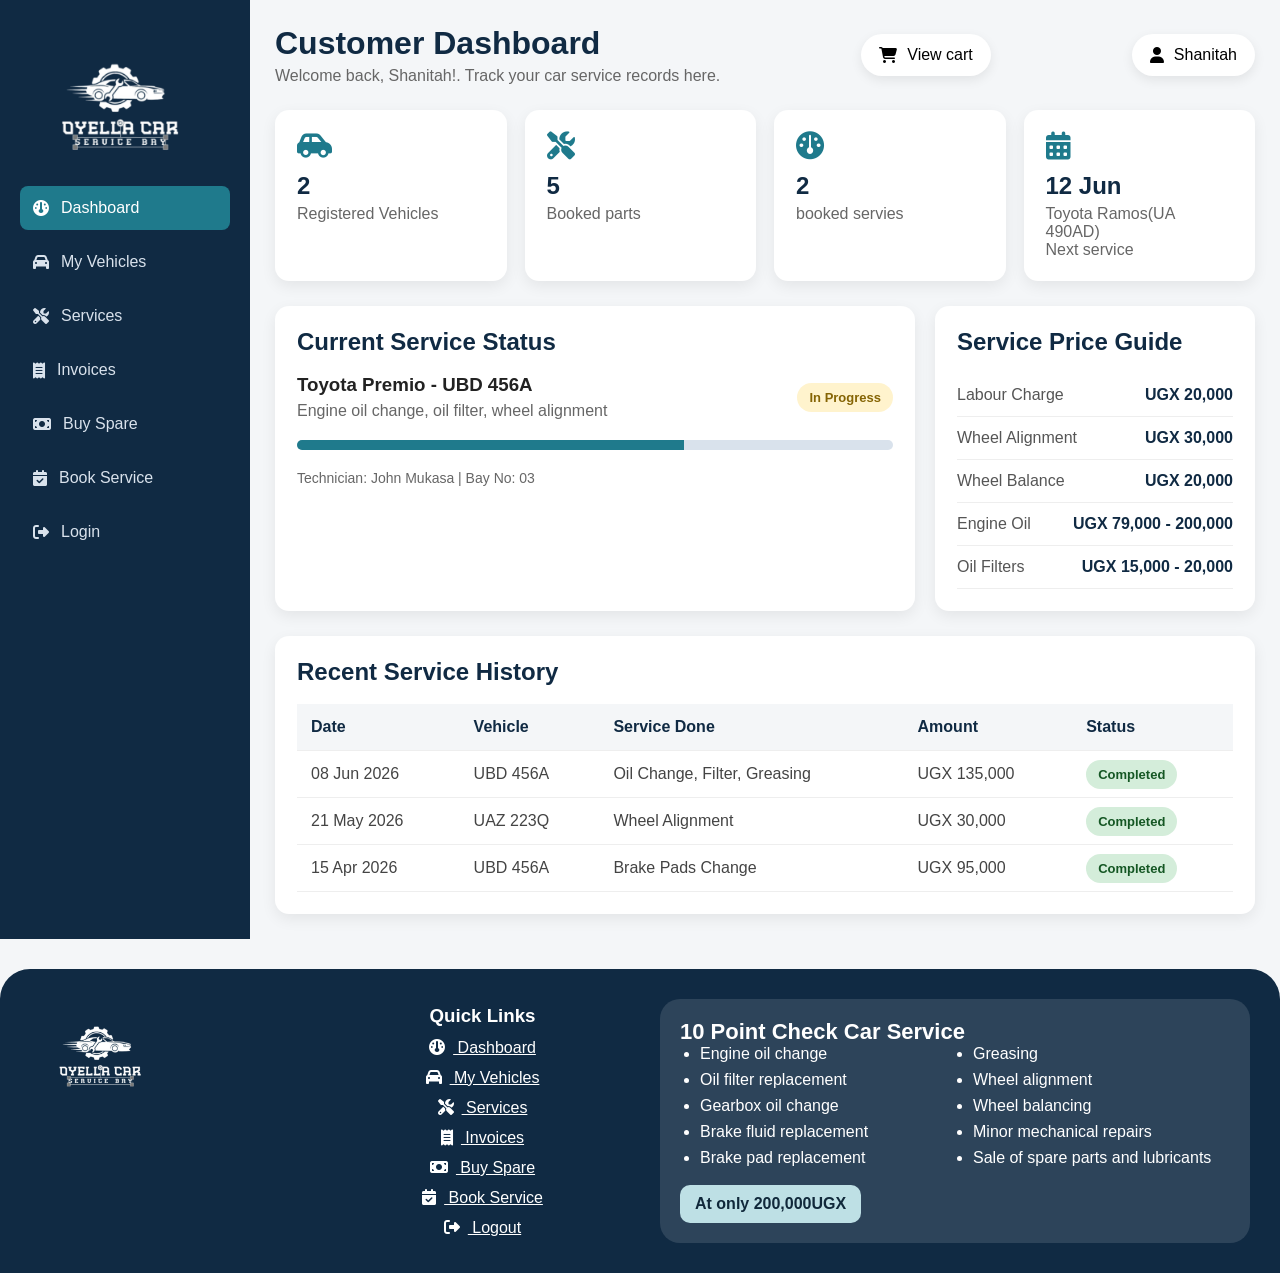
<file: index.html>
<!DOCTYPE html>
<html lang="en">
<head>
    <meta charset="UTF-8">
    <meta name="viewport" content="width=device-width, initial-scale=1.0">
    <title>OAS Bay Customer Dashboard</title>

    <link rel="stylesheet" href="style.css">

    <!-- Font Awesome Icons -->
    <link rel="stylesheet" href="https://cdnjs.cloudflare.com/ajax/libs/font-awesome/6.5.0/css/all.min.css">
</head>
<body>

<div class="dashboard">

    <!-- Sidebar -->
    <aside class="sidebar">
        <div class="logo">
        <img src="logo.png" alt="" width="200">
        </div>
        

        <nav>
            <a href="#" class="active"><i class="fa-solid fa-gauge"></i> Dashboard</a>
            <a href="#"><i class="fa-solid fa-car"></i> My Vehicles</a>
            <a href="#"><i class="fa-solid fa-screwdriver-wrench"></i> Services</a>
            <a href="#"><i class="fa-solid fa-receipt"></i> Invoices</a>
            <a href="#"><i class="fa-solid fa-money-bill"></i> Buy Spare</a>
            <a href="#"><i class="fa-solid fa-calendar-check"></i> Book Service</a>
            <a href="login.html"><i class="fa-solid fa-right-from-bracket"></i> Login</a>
        </nav>
    </aside>

    <!-- Main Content -->
    <main class="main-content">

        <!-- Header -->
        <header class="topbar">
            <div>
                <h1>Customer Dashboard</h1>
                <p>Welcome back, Shanitah!. Track your car service records here.</p>
            </div>

            <div id="cart">
               <a href=""> <i class="fa-solid fa-cart-shopping"></i>
                <span>View cart</span>
               </a>

            </div>

            <div class="profile">
                <a href="">
                <i class="fa-solid fa-user"></i>
                <span>Shanitah</span>
                </a>
            </div>
        </header>

        <!-- Cards -->
        <section class="cards">
            <div class="card">
                <i class="fa-solid fa-car-side"></i>
                <h3>2</h3>
                <p>Registered Vehicles</p>
            </div>

            <div class="card">
                <i class="fa-solid fa-screwdriver-wrench"></i>
                <h3>5</h3>
                <p>Booked parts</p>
            </div>

            <div class="card">
                <i class="fa-solid fa-gauge"></i>
                <h3>2</h3>
                <p>booked servies</p>
            </div>

            <div class="card">
                <i class="fa-solid fa-calendar-days"></i>
                <h3>12 Jun</h3>
                <p>Toyota Ramos(UA 490AD) <br> Next service</p>
            </div>
        </section>

        <!-- Current Service -->
        <section class="content-grid">

            <div class="panel">
                <h2>Current Service Status</h2>

                <div class="service-status">
                    <div>
                        <h3>Toyota Premio - UBD 456A</h3>
                        <p>Engine oil change, oil filter, wheel alignment</p>
                    </div>

                    <span class="badge progress">In Progress</span>
                </div>

                <div class="progress-bar">
                    <div class="progress-fill"></div>
                </div>

                <p class="small-text">Technician: John Mukasa | Bay No: 03</p>
            </div>

            <!-- Service Charges -->
            <div class="panel">
                <h2>Service Price Guide</h2>

                <ul class="price-list">
                    <li><span>Labour Charge</span><strong>UGX 20,000</strong></li>
                    <li><span>Wheel Alignment</span><strong>UGX 30,000</strong></li>
                    <li><span>Wheel Balance</span><strong>UGX 20,000</strong></li>
                    <li><span>Engine Oil</span><strong>UGX 79,000 - 200,000</strong></li>
                    <li><span>Oil Filters</span><strong>UGX 15,000 - 20,000</strong></li>
                </ul>
            </div>

        </section>

        <!-- Service History -->
        <section class="panel">
            <h2>Recent Service History</h2>

            <table>
                <thead>
                    <tr>
                        <th>Date</th>
                        <th>Vehicle</th>
                        <th>Service Done</th>
                        <th>Amount</th>
                        <th>Status</th>
                    </tr>
                </thead>

                <tbody>
                    <tr>
                        <td>08 Jun 2026</td>
                        <td>UBD 456A</td>
                        <td>Oil Change, Filter, Greasing</td>
                        <td>UGX 135,000</td>
                        <td><span class="badge done">Completed</span></td>
                    </tr>

                    <tr>
                        <td>21 May 2026</td>
                        <td>UAZ 223Q</td>
                        <td>Wheel Alignment</td>
                        <td>UGX 30,000</td>
                        <td><span class="badge done">Completed</span></td>
                    </tr>

                    <tr>
                        <td>15 Apr 2026</td>
                        <td>UBD 456A</td>
                        <td>Brake Pads Change</td>
                        <td>UGX 95,000</td>
                        <td><span class="badge done">Completed</span></td>
                    </tr>
                </tbody>
            </table>
        </section>

    </main>

   
</div>
 <footer class="footer">
        <div class="logo">
            <img src="logo.png" alt="">

        </div>
        <div class="quick-links">
            <h3>Quick Links</h3>
            <a href="#"><i class="fa-solid fa-gauge"></i> Dashboard</a>
            <a href="#"><i class="fa-solid fa-car"></i> My Vehicles</a>
            <a href="#"><i class="fa-solid fa-screwdriver-wrench"></i> Services</a>
            <a href="#"><i class="fa-solid fa-receipt"></i> Invoices</a>
            <a href="#"><i class="fa-solid fa-money-bill"></i> Buy Spare</a>
            <a href="#"><i class="fa-solid fa-calendar-check"></i> Book Service</a>
            <a href="#"><i class="fa-solid fa-right-from-bracket"></i> Logout</a>
        </div>
        <div class="featured">
            <h2>10 Point Check Car Service </h2>
            <ul>
                <li>Engine oil change</li>
                <li>Oil filter replacement</li>
                <li>Gearbox oil change</li>
                <li>Brake fluid replacement</li>
                <li>Brake pad replacement</li>
                <li>Greasing</li>
                <li>Wheel alignment</li>
                <li>Wheel balancing</li>
                <li>Minor mechanical repairs</li>
                <li>Sale of spare parts and lubricants</li>

 
            </ul>
            <span>At only 200,000UGX</span>

        </div>

    </footer>

</body>
</html>
</file>
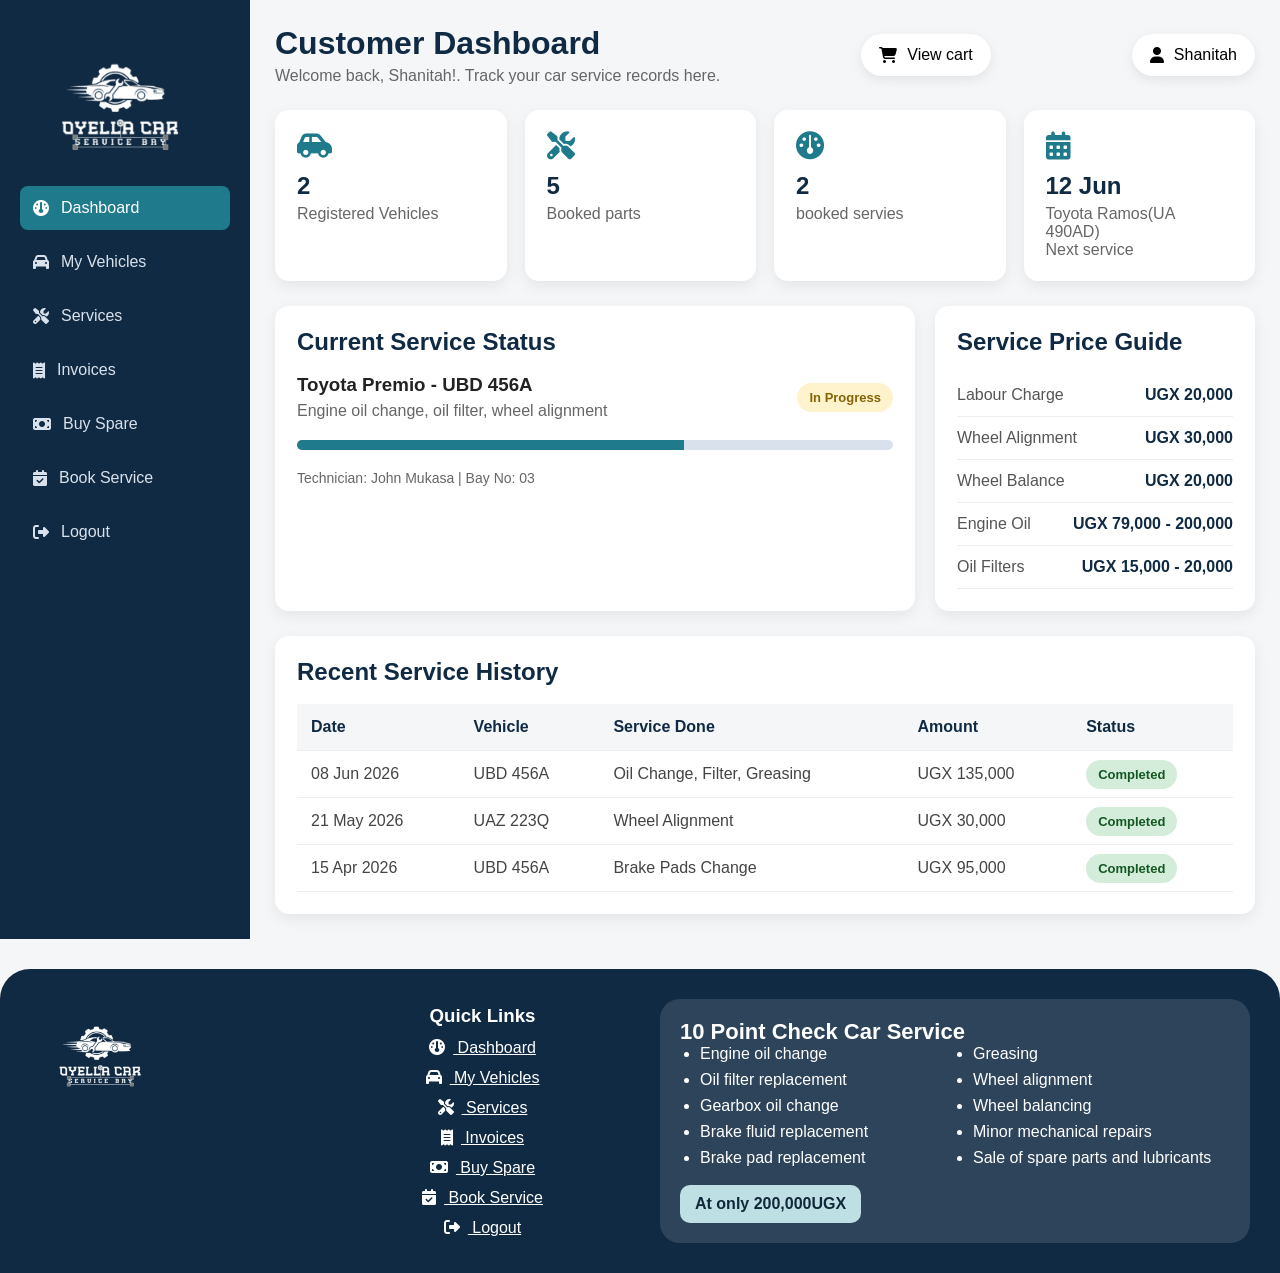
<file: dashboard.html>
<!DOCTYPE html>
<html lang="en">
<head>
    <meta charset="UTF-8">
    <meta name="viewport" content="width=device-width, initial-scale=1.0">
    <title>OAS Bay Customer Dashboard</title>

    <link rel="stylesheet" href="style.css">

    <!-- Font Awesome Icons -->
    <link rel="stylesheet" href="https://cdnjs.cloudflare.com/ajax/libs/font-awesome/6.5.0/css/all.min.css">
</head>
<body>

<div class="dashboard">

    <!-- Sidebar -->
    <aside class="sidebar">
        <div class="logo">
        <img src="logo.png" alt="" width="200">
        </div>
        

        <nav>
            <a href="#" class="active"><i class="fa-solid fa-gauge"></i> Dashboard</a>
            <a href="#"><i class="fa-solid fa-car"></i> My Vehicles</a>
            <a href="#"><i class="fa-solid fa-screwdriver-wrench"></i> Services</a>
            <a href="#"><i class="fa-solid fa-receipt"></i> Invoices</a>
            <a href="#"><i class="fa-solid fa-money-bill"></i> Buy Spare</a>
            <a href="#"><i class="fa-solid fa-calendar-check"></i> Book Service</a>
            <a href="#"><i class="fa-solid fa-right-from-bracket"></i> Logout</a>
        </nav>
    </aside>

    <!-- Main Content -->
    <main class="main-content">

        <!-- Header -->
        <header class="topbar">
            <div>
                <h1>Customer Dashboard</h1>
                <p>Welcome back, Shanitah!. Track your car service records here.</p>
            </div>

            <div id="cart">
               <a href=""> <i class="fa-solid fa-cart-shopping"></i>
                <span>View cart</span>
               </a>

            </div>

            <div class="profile">
                <a href="">
                <i class="fa-solid fa-user"></i>
                <span>Shanitah</span>
                </a>
            </div>
        </header>

        <!-- Cards -->
        <section class="cards">
            <div class="card">
                <i class="fa-solid fa-car-side"></i>
                <h3>2</h3>
                <p>Registered Vehicles</p>
            </div>

            <div class="card">
                <i class="fa-solid fa-screwdriver-wrench"></i>
                <h3>5</h3>
                <p>Booked parts</p>
            </div>

            <div class="card">
                <i class="fa-solid fa-gauge"></i>
                <h3>2</h3>
                <p>booked servies</p>
            </div>

            <div class="card">
                <i class="fa-solid fa-calendar-days"></i>
                <h3>12 Jun</h3>
                <p>Toyota Ramos(UA 490AD) <br> Next service</p>
            </div>
        </section>

        <!-- Current Service -->
        <section class="content-grid">

            <div class="panel">
                <h2>Current Service Status</h2>

                <div class="service-status">
                    <div>
                        <h3>Toyota Premio - UBD 456A</h3>
                        <p>Engine oil change, oil filter, wheel alignment</p>
                    </div>

                    <span class="badge progress">In Progress</span>
                </div>

                <div class="progress-bar">
                    <div class="progress-fill"></div>
                </div>

                <p class="small-text">Technician: John Mukasa | Bay No: 03</p>
            </div>

            <!-- Service Charges -->
            <div class="panel">
                <h2>Service Price Guide</h2>

                <ul class="price-list">
                    <li><span>Labour Charge</span><strong>UGX 20,000</strong></li>
                    <li><span>Wheel Alignment</span><strong>UGX 30,000</strong></li>
                    <li><span>Wheel Balance</span><strong>UGX 20,000</strong></li>
                    <li><span>Engine Oil</span><strong>UGX 79,000 - 200,000</strong></li>
                    <li><span>Oil Filters</span><strong>UGX 15,000 - 20,000</strong></li>
                </ul>
            </div>

        </section>

        <!-- Service History -->
        <section class="panel">
            <h2>Recent Service History</h2>

            <table>
                <thead>
                    <tr>
                        <th>Date</th>
                        <th>Vehicle</th>
                        <th>Service Done</th>
                        <th>Amount</th>
                        <th>Status</th>
                    </tr>
                </thead>

                <tbody>
                    <tr>
                        <td>08 Jun 2026</td>
                        <td>UBD 456A</td>
                        <td>Oil Change, Filter, Greasing</td>
                        <td>UGX 135,000</td>
                        <td><span class="badge done">Completed</span></td>
                    </tr>

                    <tr>
                        <td>21 May 2026</td>
                        <td>UAZ 223Q</td>
                        <td>Wheel Alignment</td>
                        <td>UGX 30,000</td>
                        <td><span class="badge done">Completed</span></td>
                    </tr>

                    <tr>
                        <td>15 Apr 2026</td>
                        <td>UBD 456A</td>
                        <td>Brake Pads Change</td>
                        <td>UGX 95,000</td>
                        <td><span class="badge done">Completed</span></td>
                    </tr>
                </tbody>
            </table>
        </section>

    </main>

   
</div>
 <footer class="footer">
        <div class="logo">
            <img src="logo.png" alt="">

        </div>
        <div class="quick-links">
            <h3>Quick Links</h3>
            <a href="#"><i class="fa-solid fa-gauge"></i> Dashboard</a>
            <a href="#"><i class="fa-solid fa-car"></i> My Vehicles</a>
            <a href="#"><i class="fa-solid fa-screwdriver-wrench"></i> Services</a>
            <a href="#"><i class="fa-solid fa-receipt"></i> Invoices</a>
            <a href="#"><i class="fa-solid fa-money-bill"></i> Buy Spare</a>
            <a href="#"><i class="fa-solid fa-calendar-check"></i> Book Service</a>
            <a href="#"><i class="fa-solid fa-right-from-bracket"></i> Logout</a>
        </div>
        <div class="featured">
            <h2>10 Point Check Car Service </h2>
            <ul>
                <li>Engine oil change</li>
                <li>Oil filter replacement</li>
                <li>Gearbox oil change</li>
                <li>Brake fluid replacement</li>
                <li>Brake pad replacement</li>
                <li>Greasing</li>
                <li>Wheel alignment</li>
                <li>Wheel balancing</li>
                <li>Minor mechanical repairs</li>
                <li>Sale of spare parts and lubricants</li>

 
            </ul>
            <span>At only 200,000UGX</span>

        </div>

    </footer>

</body>
</html>
</file>
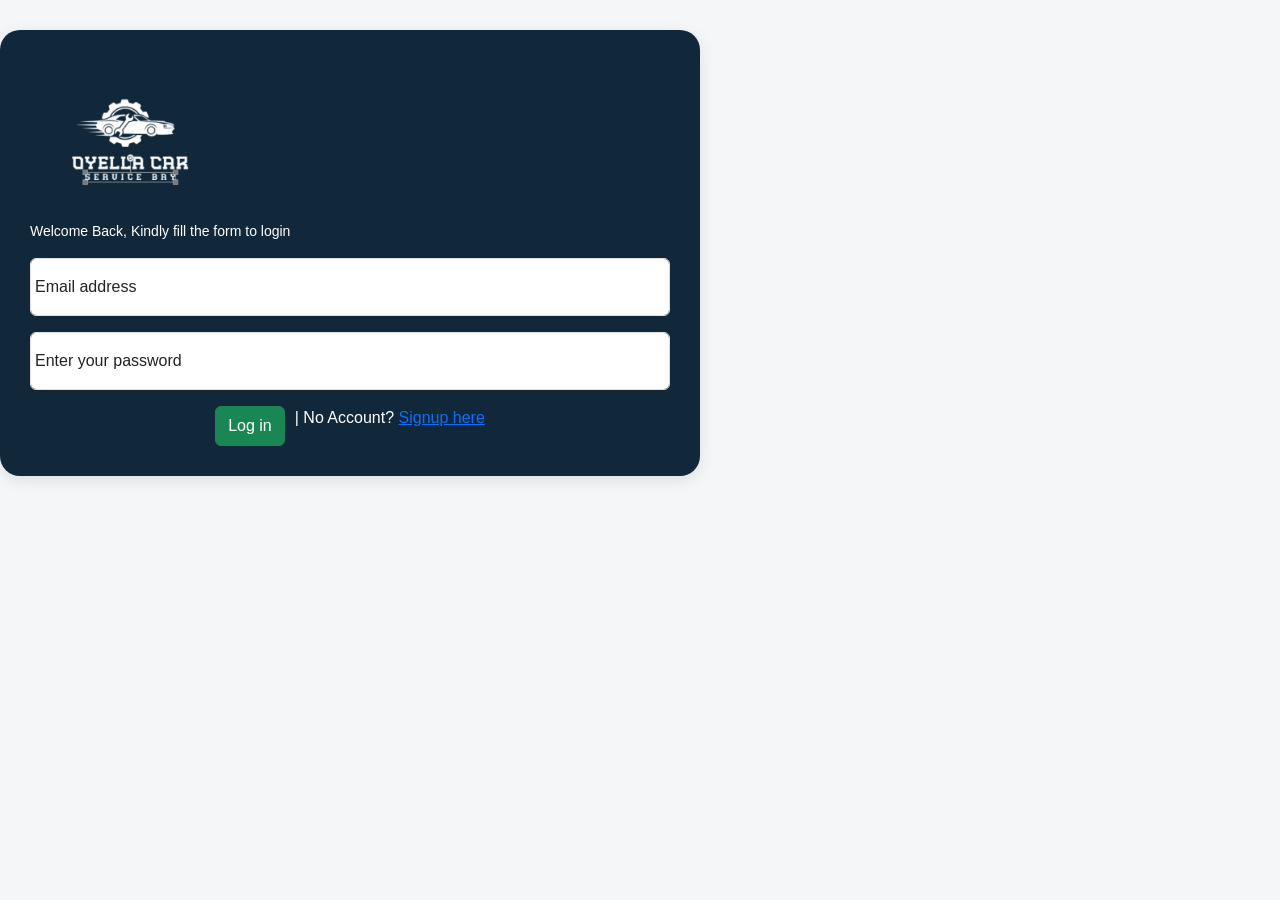
<file: login.html>
<!DOCTYPE html>
<html lang="en">
<head>
    <meta charset="UTF-8">
    <meta name="viewport" content="width=device-width, initial-scale=1.0">
    <title>Document</title>
    <!-- bootstrap -->
    <link href="https://cdn.jsdelivr.net/npm/bootstrap@5.0.2/dist/css/bootstrap.min.css" rel="stylesheet" integrity="sha384-EVSTQN3/azprG1Anm3QDgpJLIm9Nao0Yz1ztcQTwFspd3yD65VohhpuuCOmLASjC" crossorigin="anonymous">
    <!-- Font Awesome Icons -->
    <link rel="stylesheet" href="https://cdnjs.cloudflare.com/ajax/libs/font-awesome/6.5.0/css/all.min.css">
    <!-- my css -->
     <link rel="stylesheet" href="style.css">
</head>
<body>
     <div class="log-in">
        <div class="form-logo">
            <img src="logo.png" alt="logo" width="200">

        </div>
        <div class="form-text">
            <p>Welcome Back, Kindly fill the form to login</p>
        </div>
    <form action="" class="row g-3">
        
            <div class="form-floating col-12">
            <input type="email" class="form-control" id="floatingInput" placeholder="enter your email address" aria-label="Email addressS">
            <label for="floatingInput">Email address</label>

        </div>
 
         <div class="form-floating col-12">
            <input type="password" class="form-control" id="floatingpassword" placeholder="create a strong password" aria-label="Password">
            <label for="floatingpassword">Enter your password</label>
           
        </div>
       

        <div class="signin">
            <button type="button" class="btn btn-success">Log in</button>
            <p style="color: white;">| No Account? <a href="signin.html">Signup here</a></p>
        </div>


    </form>
    </div>
    
</body>
</html>
</file>
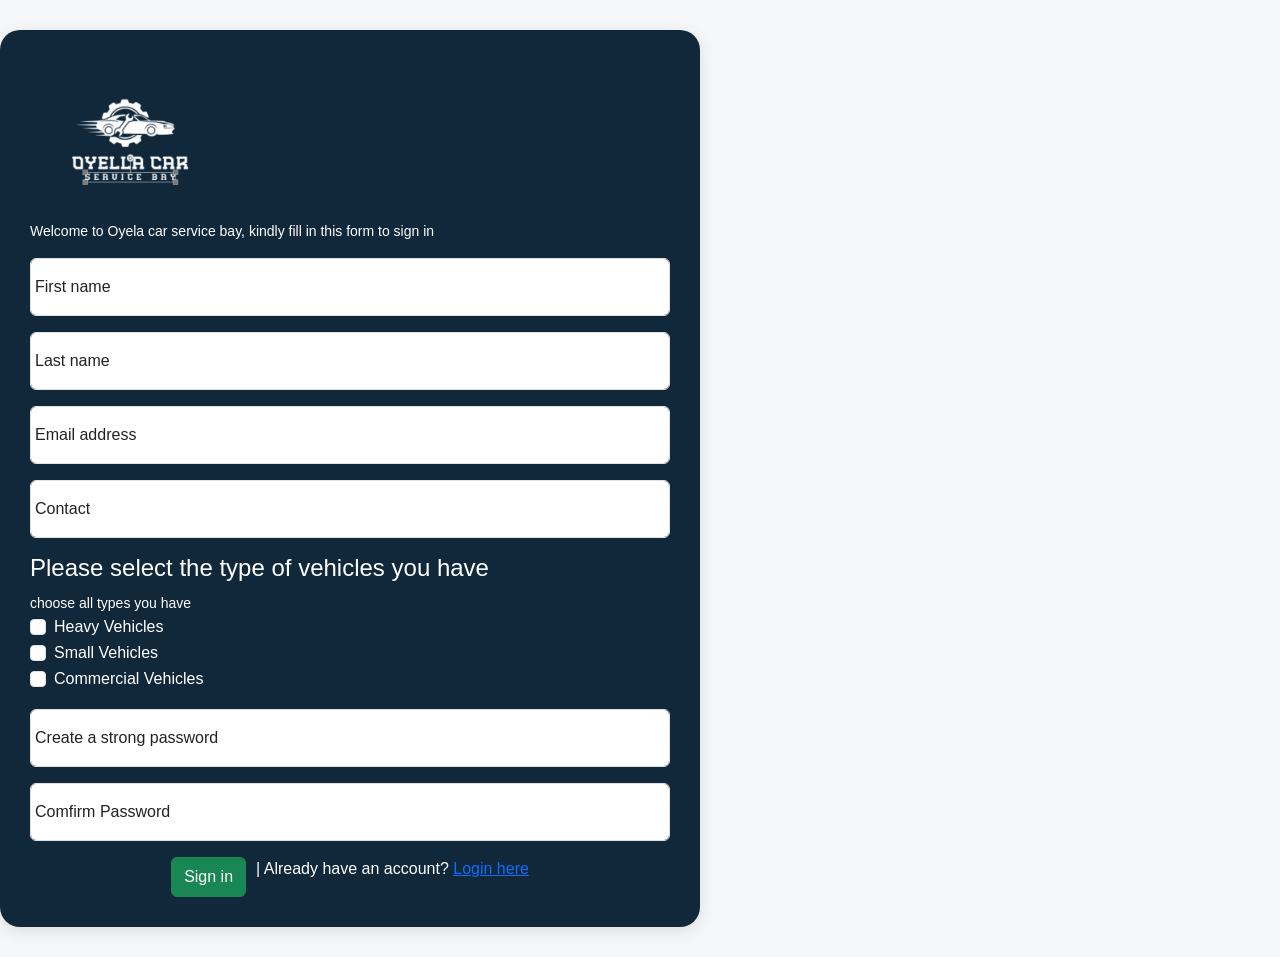
<file: signin.html>
<!DOCTYPE html>
<html lang="en">
<head>
    <meta charset="UTF-8">
    <meta name="viewport" content="width=device-width, initial-scale=1.0">
    <title>Document</title>
    <!-- bootstrap -->
    <link href="https://cdn.jsdelivr.net/npm/bootstrap@5.0.2/dist/css/bootstrap.min.css" rel="stylesheet" integrity="sha384-EVSTQN3/azprG1Anm3QDgpJLIm9Nao0Yz1ztcQTwFspd3yD65VohhpuuCOmLASjC" crossorigin="anonymous">
    <!-- Font Awesome Icons -->
    <link rel="stylesheet" href="https://cdnjs.cloudflare.com/ajax/libs/font-awesome/6.5.0/css/all.min.css">
    <!-- my css -->
     <link rel="stylesheet" href="style.css">
</head>
<body>
    <div class="log-in">
        <div class="form-logo">
            <img src="logo.png" alt="logo" width="200">

        </div>
        <div class="form-text">
            <p>Welcome to Oyela car service bay, kindly fill in this form to sign in</p>
        </div>
    <form action="" class="row g-3">
        
         <div class="form-floating col-12">
            <input type="text" class="form-control" id="floatingInput" placeholder="First name" aria-label="First name">
            <label for="floatingInput">First name</label>
        </div>
        <div class="form-floating col-12">
            <input type="text" class="form-control" id="floatingInput" placeholder="Last name" aria-label="Last name">
            <label for="floatingInput">Last name</label>
        </div>
        <div class="form-floating col-12">
            <input type="email" class="form-control" id="floatingInput" placeholder="enter your email address" aria-label="Email addressS">
            <label for="floatingInput">Email address</label>

        </div>
         <div class="form-floating col-12">
            <input type="text" class="form-control" id="floatingInput" placeholder="enter your contact" aria-label="contact">
            <label for="floatingInput">Contact</label>

        </div>
       

        <div class="checks">
        <div >
            <h4>Please select the type of vehicles you have</h4>
            <small>choose all types you have</small>
        </div>
        <div class="form-check">
        <input class="form-check-input" type="checkbox" name="flexRadioDefault" id="flexRadioDefault1">
        <label class="form-check-label" for="heavyvehicles">
            Heavy Vehicles
        </label>
        </div>
        <div class="form-check">
        <input class="form-check-input" type="checkbox" name="flexRadioDefault" id="flexRadioDefault1">
        <label class="form-check-label" for="smallvehicles">
            Small Vehicles
        </label>
        </div>
        <div class="form-check">
        <input class="form-check-input" type="checkbox" name="flexRadioDefault" id="flexRadioDefault1">
        <label class="form-check-label" for="commercialvehicles">
            Commercial Vehicles
        </label>
        </div>
        </div>
         <div class="form-floating col-12">
            <input type="password" class="form-control" id="floatingpassword" placeholder="create a strong password" aria-label="Password">
            <label for="floatingpassword">Create a strong password</label>
           
        </div>
        <div class="form-floating col-12">
             <input type="password" class="form-control" id="floatingpassword" placeholder="comfirm your password" aria-label="Password">
             <label for="floatingpassword">Comfirm Password</label>
        </div>

        <div class="signin">
            <button type="button" class="btn btn-success">Sign in</button>
            <p style="color: white;">| Already have an account? <a href="login.html">Login here</a></p>
        </div>


    </form>
    </div>
    
</body>
<!-- bootstrap -->
<script src="https://cdn.jsdelivr.net/npm/@popperjs/core@2.9.2/dist/umd/popper.min.js" integrity="sha384-IQsoLXl5PILFhosVNubq5LC7Qb9DXgDA9i+tQ8Zj3iwWAwPtgFTxbJ8NT4GN1R8p" crossorigin="anonymous"></script>
<script src="https://cdn.jsdelivr.net/npm/bootstrap@5.0.2/dist/js/bootstrap.min.js" integrity="sha384-cVKIPhGWiC2Al4u+LWgxfKTRIcfu0JTxR+EQDz/bgldoEyl4H0zUF0QKbrJ0EcQF" crossorigin="anonymous"></script>
</html>
</file>
<file: style.css>
* {
    margin: 0;
    padding: 0;
    box-sizing: border-box;
    font-family: Arial, sans-serif;
}

body {
    background-color: #f4f6f8;
    color: #222;
}

.dashboard {
    display: flex;
    min-height: 100vh;
}

/* Sidebar */
.sidebar {
    width: 250px;
    background-color: #102a43;
    color: white;
    padding: 25px 20px;
}
.sidebar nav a {
    display: flex;
    align-items: center;
    gap: 12px;
    color: #d9e2ec;
    text-decoration: none;
    padding: 13px;
    border-radius: 8px;
    margin-bottom: 10px;
    transition: 0.3s;
}

.sidebar nav a:hover,
.sidebar nav a.active {
    background-color: #1f7a8c;
    color: white;
}

/* Main */
.main-content {
    flex: 1;
    padding: 25px;
}

/* Topbar/header */
.topbar {
    display: flex;
    justify-content: space-between;
    align-items: center;
    margin-bottom: 25px;
}

.topbar h1 {
    color: #102a43;
}

.topbar p {
    color: #666;
    margin-top: 5px;
}

.topbar a{
    color: black;
    text-decoration: none;
    transition: all 0.3s ease;
    padding: 12px 18px;
    border-radius: 30px;
    display: flex;
    align-items: center;
    gap: 10px;
    box-shadow: 0 4px 12px rgba(0,0,0,0.08);
    background-color: white;


}
.topbar a:hover{
    background-color:#1f7a8c ;
    color: white;
    text-decoration: none;
    padding: 12px 18px;
    border-radius: 30px;
    display: flex;
    align-items: center;
    gap: 10px;
    box-shadow: 0 4px 12px rgba(0,0,0,0.08);
}



/* Cards */
.cards {
    display: grid;
    grid-template-columns: repeat(4, 1fr);
    gap: 18px;
    margin-bottom: 25px;
}

.card {
    background: white;
    padding: 22px;
    border-radius: 14px;
    box-shadow: 0 5px 15px rgba(0,0,0,0.07);
}

.card i {
    font-size: 28px;
    color: #1f7a8c;
    margin-bottom: 12px;
}

.card h3 {
    font-size: 24px;
    margin-bottom: 5px;
    color: #102a43;
}

.card p {
    color: #666;
}

/* Panels */
.content-grid {
    display: grid;
    grid-template-columns: 2fr 1fr;
    gap: 20px;
    margin-bottom: 25px;
}

.panel {
    background: white;
    padding: 22px;
    border-radius: 14px;
    box-shadow: 0 5px 15px rgba(0,0,0,0.07);
}

.panel h2 {
    margin-bottom: 18px;
    color: #102a43;
}

/* Service status */
.service-status {
    display: flex;
    justify-content: space-between;
    align-items: center;
}

.service-status h3 {
    margin-bottom: 6px;
}

.service-status p {
    color: #666;
}

.progress-bar {
    width: 100%;
    height: 10px;
    background: #d9e2ec;
    border-radius: 20px;
    margin: 20px 0;
    overflow: hidden;
}

.progress-fill {
    width: 65%;
    height: 100%;
    background: #1f7a8c;
}

.small-text {
    color: #666;
    font-size: 14px;
}

/* Badges */
.badge {
    padding: 7px 12px;
    border-radius: 20px;
    font-size: 13px;
    font-weight: bold;
}

.progress {
    background: #fff3cd;
    color: #856404;
}

.done {
    background: #d4edda;
    color: #155724;
}

/* Price list */
.price-list {
    list-style: none;
}

.price-list li {
    display: flex;
    justify-content: space-between;
    padding: 12px 0;
    border-bottom: 1px solid #eee;
}

.price-list span {
    color: #555;
}

.price-list strong {
    color: #102a43;
}

/* Table */
table {
    width: 100%;
    border-collapse: collapse;
}

th, td {
    text-align: left;
    padding: 14px;
    border-bottom: 1px solid #eee;
}

th {
    background-color: #f4f6f8;
    color: #102a43;
}

td {
    color: #444;
}

.footer{
    background-color: #102a43;
    /* padding: 10px; */
    display: flex;
    color: white;
    flex: 1;
    gap: 40px;
    padding: 30px;
    margin-top: 30px;
    border-top-left-radius: 30px;
    border-top-right-radius: 30px;
  
}
.footer .logo {
    flex: 1;
}
.footer .logo img {
    width: 140px;
}
.quick-links {
    flex: 1;
    display: flex;
    flex-direction: column;
    gap: 12px;
    justify-content: center;
    align-items: center;
}
.quick-links a {
    color: white;
    
    font-size: 16px;
    transition: 0.3s ease;
}

.quick-links a i {
    margin-right: 8px;
}
.quick-links a:hover {
    color: #bee0e5;
    padding-left: 8px;
}

.featured {
    flex: 2;
    background-color: rgba(255, 255, 255, 0.12);
    padding: 20px;
    border-radius: 20px;
}

.featured h2 {
    margin-top: 0;
    font-size: 22px;
}

.featured ul {
    columns: 2;
    padding-left: 20px;
}

.featured li {
    margin-bottom: 8px;
}

.featured span {
    display: inline-block;
    margin-top: 10px;
    background-color: #bee0e5;
    color: #10283a;
    padding: 10px 15px;
    border-radius: 10px;
    font-weight: bold;
 
}

/* login page */
.log-in{
    background-color: #10283a;
    border-radius: 3px;
    padding: 30px;
    border-radius: 20px;
    box-shadow: 0 4px 15px rgba(0,0,0,0.1);
    width: 700px;
    justify-content: center;
    justify-self: center;
    margin-top: 30px;
    margin-bottom: 30px;
}
.form-logo{
    justify-self: center;

}
.form-text, .checks{
    color: white;
}
.signin{
    display: flex;
    gap: 10px;
  
    justify-content: center;

}

/* login page  ends here*/
</file>
